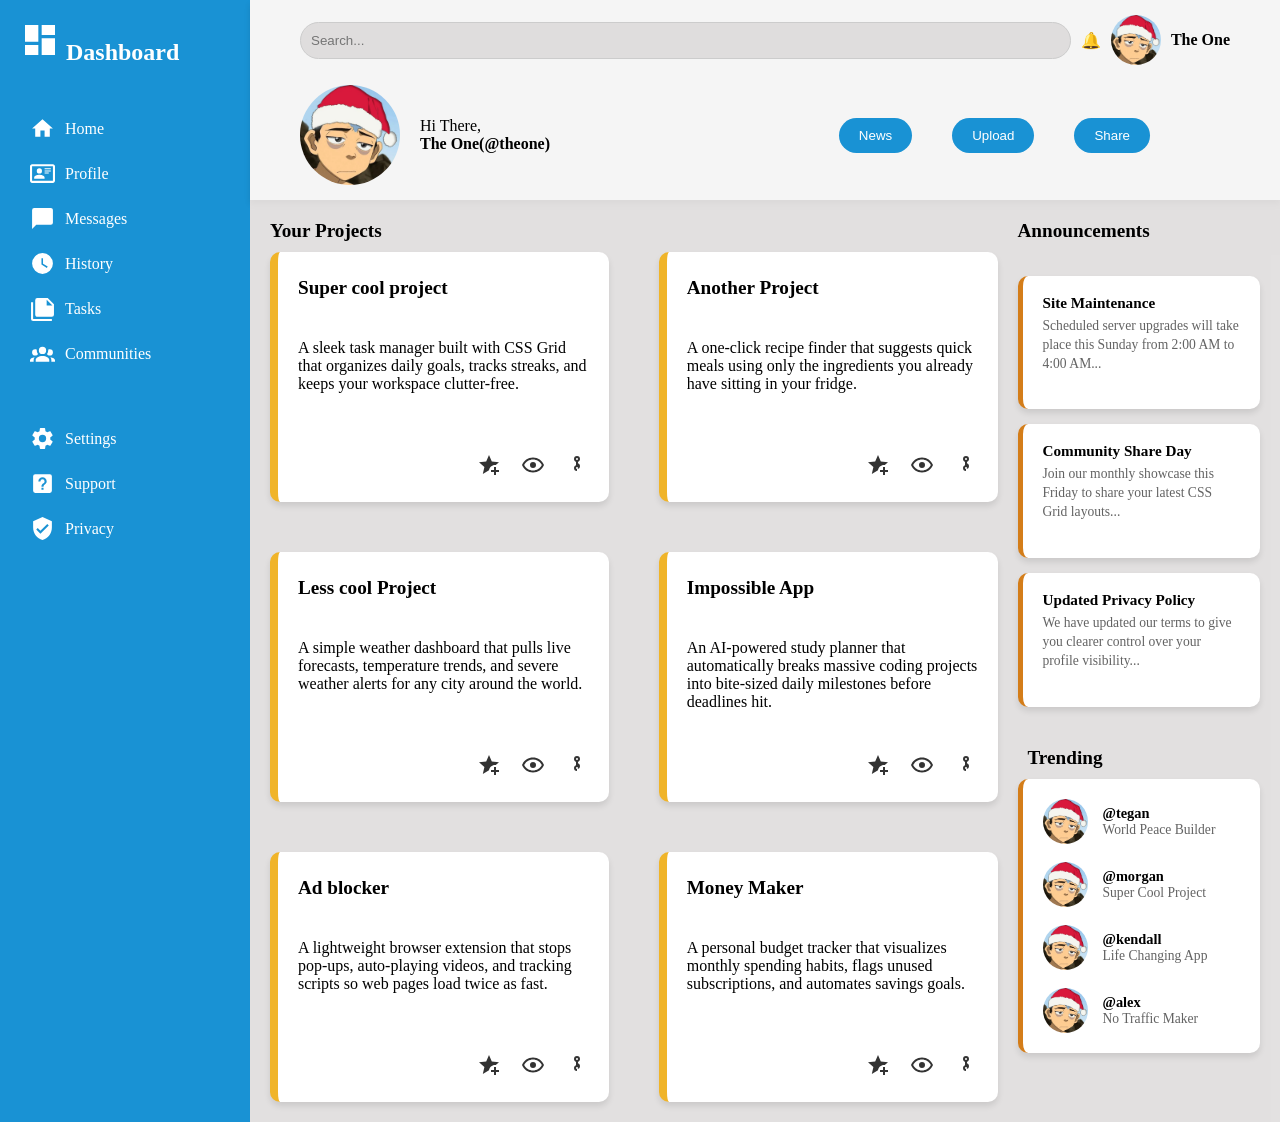
<file: index.html>
<!DOCTYPE html>
<head>
<link rel="stylesheet" href="styles.css">
</head>
<body>
  <div class ="container">
    <div class="sidebar">
      
      <div class="dashboard-title">
        <h1><svg xmlns="http://www.w3.org/2000/svg" viewBox="0 0 24 24"><title>view-dashboard</title><path d="M13,3V9H21V3M13,21H21V11H13M3,21H11V15H3M3,13H11V3H3V13Z" /></svg> Dashboard</h1>
      </div>
      <div class="nav-list">
  <div class="nav-item">
    <svg xmlns="http://w3.org" viewBox="0 0 24 24"><path d="M10,20V14H14V20H19V12H22L12,3L2,12H5V20H10Z" /></svg>
    <span>Home</span>
  </div>
  <div class="nav-item">
    <svg xmlns="http://w3.org" viewBox="0 0 24 24"><path d="M22,3H2C0.91,3.04 0.04,3.91 0,5V19C0.04,20.09 0.91,20.96 2,21H22C23.09,20.96 23.96,20.09 24,19V5C23.96,3.91 23.09,3.04 22,3M22,19H2V5H22V19M14,17V15.75C14,14.09 10.66,13.25 9,13.25C7.34,13.25 4,14.09 4,15.75V17H14M9,7A2.5,2.5 0 0,0 6.5,9.5A2.5,2.5 0 0,0 9,12A2.5,2.5 0 0,0 11.5,9.5A2.5,2.5 0 0,0 9,7M14,7V8H20V7H14M14,9V10H20V9H14M14,11V12H18V11H14" /></svg>
    <span>Profile</span>
  </div>
  <div class="nav-item">
    <svg xmlns="http://w3.org" viewBox="0 0 24 24"><path d="M20,2H4A2,2 0 0,0 2,4V22L6,18H20A2,2 0 0,0 22,16V4C22,2.89 21.1,2 20,2Z" /></svg>
    <span>Messages</span>
  </div>
  <div class="nav-item">
    <svg xmlns="http://w3.org" viewBox="0 0 24 24"><path d="M12,2A10,10 0 0,0 2,12A10,10 0 0,0 12,22A10,10 0 0,0 22,12A10,10 0 0,0 12,2M16.2,16.2L11,13V7H12.5V12.2L17,14.9L16.2,16.2Z" /></svg>
    <span>History</span>
  </div>
  <div class="nav-item">
    <svg xmlns="http://w3.org" viewBox="0 0 24 24"><path d="M16,9H21.5L16,3.5V9M7,2H17L23,8V18A2,2 0 0,1 21,20H7C5.89,20 5,19.1 5,18V4A2,2 0 0,1 7,2M3,6V22H21V24H3A2,2 0 0,1 1,22V6H3Z" /></svg>
    <span>Tasks</span>
  </div>
  <div class="nav-item">
    <svg xmlns="http://w3.org" viewBox="0 0 24 24"><path d="M12,5.5A3.5,3.5 0 0,1 15.5,9A3.5,3.5 0 0,1 12,12.5A3.5,3.5 0 0,1 8.5,9A3.5,3.5 0 0,1 12,5.5M5,8C5.56,8 6.08,8.15 6.53,8.42C6.38,9.85 6.8,11.27 7.66,12.38C7.16,13.34 6.16,14 5,14A3,3 0 0,1 2,11A3,3 0 0,1 5,8M19,8A3,3 0 0,1 22,11A3,3 0 0,1 19,14C17.84,14 16.84,13.34 16.34,12.38C17.2,11.27 17.62,9.85 17.47,8.42C17.92,8.15 18.44,8 19,8M5.5,18.25C5.5,16.18 8.41,14.5 12,14.5C15.59,14.5 18.5,16.18 18.5,18.25V20H5.5V18.25M0,20V18.5C0,17.11 1.89,15.94 4.45,15.6C3.86,16.28 3.5,17.22 3.5,18.25V20H0M24,20H20.5V18.25C20.5,17.22 20.14,16.28 19.55,15.6C22.11,15.94 24,17.11 24,18.5V20Z" /></svg>
    <span>Communities</span>
  </div>
</div>

<div class="nav-list">
  <div class="nav-item">
    <svg xmlns="http://w3.org" viewBox="0 0 24 24"><path d="M12,15.5A3.5,3.5 0 0,1 8.5,12A3.5,3.5 0 0,1 12,8.5A3.5,3.5 0 0,1 15.5,12A3.5,3.5 0 0,1 12,15.5M19.43,12.97C19.47,12.65 19.5,12.33 19.5,12C19.5,11.67 19.47,11.34 19.43,11L21.54,9.37C21.73,9.22 21.78,8.95 21.66,8.73L19.66,5.27C19.54,5.05 19.27,4.96 19.05,5.05L16.56,6.05C16.04,5.66 15.5,5.32 14.87,5.07L14.5,2.42C14.46,2.18 14.25,2 14,2H10C9.75,2 9.54,2.18 9.5,2.42L9.13,5.07C8.5,5.32 7.96,5.66 7.44,6.05L4.95,5.05C4.73,4.96 4.46,5.05 4.34,5.27L2.34,8.73C2.21,8.95 2.27,9.22 2.46,9.37L4.57,11C4.53,11.34 4.5,11.67 4.5,12C4.5,12.33 4.53,12.65 4.57,12.97L2.46,14.63C2.27,14.78 2.21,15.05 2.34,15.27L4.34,18.73C4.46,18.95 4.73,19.03 4.95,18.95L7.44,17.94C7.96,18.34 8.5,18.68 9.13,18.93L9.5,21.58C9.54,21.82 9.75,22 10,22H14C14.25,22 14.46,21.82 14.5,21.58L14.87,18.93C15.5,18.67 16.04,18.34 16.56,17.94L19.05,18.95C19.27,19.03 19.54,18.95 19.66,18.73L21.66,15.27C21.78,15.05 21.73,14.78 21.54,14.63L19.43,12.97Z" /></svg>
    <span>Settings</span>
  </div>
  <div class="nav-item">
    <svg xmlns="http://w3.org" viewBox="0 0 24 24"><path d="M11,18H13V16H11V18M12,6A4,4 0 0,0 8,10H10A2,2 0 0,1 12,8A2,2 0 0,1 14,10C14,12 11,11.75 11,15H13C13,12.75 16,12.5 16,10A4,4 0 0,0 12,6M5,3H19A2,2 0 0,1 21,5V19A2,2 0 0,1 19,21H5A2,2 0 0,1 3,19V5A2,2 0 0,1 5,3Z" /></svg>
    <span>Support</span>
  </div>
  <div class="nav-item">
    <svg xmlns="http://w3.org" viewBox="0 0 24 24"><path d="M10,17L6,13L7.41,11.59L10,14.17L16.59,7.58L18,9M12,1L3,5V11C3,16.55 6.84,21.74 12,23C17.16,21.74 21,16.55 21,11V5L12,1Z" /></svg>
    <span>Privacy</span>
  </div>
</div>

    </div>
      
    <div class="header">
      <div class ="header-top">
        <div class="search-bar">
          
          <input type="text" placeholder="Search...">
        </div>
        <div class="user-info">
          <span>🔔</span>
          <img src="avatar.webp" alt="User Avatar" class="avatar">
          <p class="username"><b>The One</b></p>

        </div>
      </div>
      <div class="lower-content">
        <div class="left">
          <img src="avatar.webp" alt="User Avatar" class="avatar1">
          <div class="greeting">
            <p class="hello">Hi There,</p>
            <p class="username1"><b>The One(@theone)</b></p>
</div>
        </div>
        <div class="right">
          <div class="header-btn">
            <button class="btn">News</button>
            <button class="btn">Upload</button>
            <button class="btn">Share</button>
          </div>
          

        </div>


      </div></div>
        <div class="main-content">
      
      <div class="projects-section">
        <h3>Your Projects</h3>
        <div class="projects">
          <div class="project-card">
            <h3>Super cool project</h3>
            <p>A sleek task manager built with CSS Grid that organizes daily goals, tracks streaks, and keeps your workspace clutter-free.</p>
            <div class="card-icons">
    <svg xmlns="http://w3.org" viewBox="0 0 24 24"><path d="M5.8,21L7.4,14L2,9.2L9.2,8.6L12,2L14.8,8.6L22,9.2L18.8,12H18C14.9,12 12.4,14.3 12,17.3L5.8,21M17,14V17H14V19H17V22H19V19H22V17H19V14H17Z" /></svg>
    <svg xmlns="http://w3.org" viewBox="0 0 24 24"><path d="M12,9A3,3 0 0,1 15,12A3,3 0 0,1 12,15A3,3 0 0,1 9,12A3,3 0 0,1 12,9M12,4.5C17,4.5 21.27,7.61 23,12C21.27,16.39 17,19.5 12,19.5C7,19.5 2.73,16.39 1,12C2.73,7.61 7,4.5 12,4.5M3.18,12C4.83,15.36 8.24,17.5 12,17.5C15.76,17.5 19.17,15.36 20.82,12C19.17,8.64 15.76,6.5 12,6.5C8.24,6.5 4.83,8.64 3.18,12Z" /></svg>
    <svg xmlns="http://w3.org" viewBox="0 0 24 24"><path d="M12,18A3,3 0 0,1 9,15C9,13.68 9.85,12.56 11,12.17V8.83C9.85,8.44 9,7.32 9,6A3,3 0 0,1 12,3A3,3 0 0,1 15,6C15,7.32 14.15,8.44 13,8.83V10.17C14.15,10.56 15,11.68 15,13A3,3 0 0,1 12,16M12,5A1,1 0 0,0 11,6A1,1 0 0,0 12,7A1,1 0 0,0 13,6A1,1 0 0,0 12,5M12,14A1,1 0 0,0 11,15A1,1 0 0,0 12,16A1,1 0 0,0 13,15A1,1 0 0,0 12,14Z" /></svg>
  </div>
          </div>

          <div class="project-card">
            <h3>Another Project</h3>
            <p>A one-click recipe finder that suggests quick meals using only the ingredients you already have sitting in your fridge.</p>
            <div class="card-icons">
    <svg xmlns="http://w3.org" viewBox="0 0 24 24"><path d="M5.8,21L7.4,14L2,9.2L9.2,8.6L12,2L14.8,8.6L22,9.2L18.8,12H18C14.9,12 12.4,14.3 12,17.3L5.8,21M17,14V17H14V19H17V22H19V19H22V17H19V14H17Z" /></svg>
    <svg xmlns="http://w3.org" viewBox="0 0 24 24"><path d="M12,9A3,3 0 0,1 15,12A3,3 0 0,1 12,15A3,3 0 0,1 9,12A3,3 0 0,1 12,9M12,4.5C17,4.5 21.27,7.61 23,12C21.27,16.39 17,19.5 12,19.5C7,19.5 2.73,16.39 1,12C2.73,7.61 7,4.5 12,4.5M3.18,12C4.83,15.36 8.24,17.5 12,17.5C15.76,17.5 19.17,15.36 20.82,12C19.17,8.64 15.76,6.5 12,6.5C8.24,6.5 4.83,8.64 3.18,12Z" /></svg>
    <svg xmlns="http://w3.org" viewBox="0 0 24 24"><path d="M12,18A3,3 0 0,1 9,15C9,13.68 9.85,12.56 11,12.17V8.83C9.85,8.44 9,7.32 9,6A3,3 0 0,1 12,3A3,3 0 0,1 15,6C15,7.32 14.15,8.44 13,8.83V10.17C14.15,10.56 15,11.68 15,13A3,3 0 0,1 12,16M12,5A1,1 0 0,0 11,6A1,1 0 0,0 12,7A1,1 0 0,0 13,6A1,1 0 0,0 12,5M12,14A1,1 0 0,0 11,15A1,1 0 0,0 12,16A1,1 0 0,0 13,15A1,1 0 0,0 12,14Z" /></svg>
  </div>
          </div>

          <div class="project-card">
            <h3>Less cool Project</h3>
            <p>A simple weather dashboard that pulls live forecasts, temperature trends, and severe weather alerts for any city around the world.</p>
            <div class="card-icons">
    <svg xmlns="http://w3.org" viewBox="0 0 24 24"><path d="M5.8,21L7.4,14L2,9.2L9.2,8.6L12,2L14.8,8.6L22,9.2L18.8,12H18C14.9,12 12.4,14.3 12,17.3L5.8,21M17,14V17H14V19H17V22H19V19H22V17H19V14H17Z" /></svg>
    <svg xmlns="http://w3.org" viewBox="0 0 24 24"><path d="M12,9A3,3 0 0,1 15,12A3,3 0 0,1 12,15A3,3 0 0,1 9,12A3,3 0 0,1 12,9M12,4.5C17,4.5 21.27,7.61 23,12C21.27,16.39 17,19.5 12,19.5C7,19.5 2.73,16.39 1,12C2.73,7.61 7,4.5 12,4.5M3.18,12C4.83,15.36 8.24,17.5 12,17.5C15.76,17.5 19.17,15.36 20.82,12C19.17,8.64 15.76,6.5 12,6.5C8.24,6.5 4.83,8.64 3.18,12Z" /></svg>
    <svg xmlns="http://w3.org" viewBox="0 0 24 24"><path d="M12,18A3,3 0 0,1 9,15C9,13.68 9.85,12.56 11,12.17V8.83C9.85,8.44 9,7.32 9,6A3,3 0 0,1 12,3A3,3 0 0,1 15,6C15,7.32 14.15,8.44 13,8.83V10.17C14.15,10.56 15,11.68 15,13A3,3 0 0,1 12,16M12,5A1,1 0 0,0 11,6A1,1 0 0,0 12,7A1,1 0 0,0 13,6A1,1 0 0,0 12,5M12,14A1,1 0 0,0 11,15A1,1 0 0,0 12,16A1,1 0 0,0 13,15A1,1 0 0,0 12,14Z" /></svg>
  </div>
          </div>

          <div class="project-card">
            <h3>Impossible App</h3>
            <p>An AI-powered study planner that automatically breaks massive coding projects into bite-sized daily milestones before deadlines hit.</p>
            <div class="card-icons">
    <svg xmlns="http://w3.org" viewBox="0 0 24 24"><path d="M5.8,21L7.4,14L2,9.2L9.2,8.6L12,2L14.8,8.6L22,9.2L18.8,12H18C14.9,12 12.4,14.3 12,17.3L5.8,21M17,14V17H14V19H17V22H19V19H22V17H19V14H17Z" /></svg>
    <svg xmlns="http://w3.org" viewBox="0 0 24 24"><path d="M12,9A3,3 0 0,1 15,12A3,3 0 0,1 12,15A3,3 0 0,1 9,12A3,3 0 0,1 12,9M12,4.5C17,4.5 21.27,7.61 23,12C21.27,16.39 17,19.5 12,19.5C7,19.5 2.73,16.39 1,12C2.73,7.61 7,4.5 12,4.5M3.18,12C4.83,15.36 8.24,17.5 12,17.5C15.76,17.5 19.17,15.36 20.82,12C19.17,8.64 15.76,6.5 12,6.5C8.24,6.5 4.83,8.64 3.18,12Z" /></svg>
    <svg xmlns="http://w3.org" viewBox="0 0 24 24"><path d="M12,18A3,3 0 0,1 9,15C9,13.68 9.85,12.56 11,12.17V8.83C9.85,8.44 9,7.32 9,6A3,3 0 0,1 12,3A3,3 0 0,1 15,6C15,7.32 14.15,8.44 13,8.83V10.17C14.15,10.56 15,11.68 15,13A3,3 0 0,1 12,16M12,5A1,1 0 0,0 11,6A1,1 0 0,0 12,7A1,1 0 0,0 13,6A1,1 0 0,0 12,5M12,14A1,1 0 0,0 11,15A1,1 0 0,0 12,16A1,1 0 0,0 13,15A1,1 0 0,0 12,14Z" /></svg>
  </div>
          </div>

          <div class="project-card">
            <h3>Ad blocker</h3>
            <p>A lightweight browser extension that stops pop-ups, auto-playing videos, and tracking scripts so web pages load twice as fast.</p>
            <div class="card-icons">
    <svg xmlns="http://w3.org" viewBox="0 0 24 24"><path d="M5.8,21L7.4,14L2,9.2L9.2,8.6L12,2L14.8,8.6L22,9.2L18.8,12H18C14.9,12 12.4,14.3 12,17.3L5.8,21M17,14V17H14V19H17V22H19V19H22V17H19V14H17Z" /></svg>
    <svg xmlns="http://w3.org" viewBox="0 0 24 24"><path d="M12,9A3,3 0 0,1 15,12A3,3 0 0,1 12,15A3,3 0 0,1 9,12A3,3 0 0,1 12,9M12,4.5C17,4.5 21.27,7.61 23,12C21.27,16.39 17,19.5 12,19.5C7,19.5 2.73,16.39 1,12C2.73,7.61 7,4.5 12,4.5M3.18,12C4.83,15.36 8.24,17.5 12,17.5C15.76,17.5 19.17,15.36 20.82,12C19.17,8.64 15.76,6.5 12,6.5C8.24,6.5 4.83,8.64 3.18,12Z" /></svg>
    <svg xmlns="http://w3.org" viewBox="0 0 24 24"><path d="M12,18A3,3 0 0,1 9,15C9,13.68 9.85,12.56 11,12.17V8.83C9.85,8.44 9,7.32 9,6A3,3 0 0,1 12,3A3,3 0 0,1 15,6C15,7.32 14.15,8.44 13,8.83V10.17C14.15,10.56 15,11.68 15,13A3,3 0 0,1 12,16M12,5A1,1 0 0,0 11,6A1,1 0 0,0 12,7A1,1 0 0,0 13,6A1,1 0 0,0 12,5M12,14A1,1 0 0,0 11,15A1,1 0 0,0 12,16A1,1 0 0,0 13,15A1,1 0 0,0 12,14Z" /></svg>
  </div>
          </div>

          <div class="project-card">
            <h3>Money Maker</h3>
            <p>A personal budget tracker that visualizes monthly spending habits, flags unused subscriptions, and automates savings goals.</p>
            <div class="card-icons">
    <svg xmlns="http://w3.org" viewBox="0 0 24 24"><path d="M5.8,21L7.4,14L2,9.2L9.2,8.6L12,2L14.8,8.6L22,9.2L18.8,12H18C14.9,12 12.4,14.3 12,17.3L5.8,21M17,14V17H14V19H17V22H19V19H22V17H19V14H17Z" /></svg>
    <svg xmlns="http://w3.org" viewBox="0 0 24 24"><path d="M12,9A3,3 0 0,1 15,12A3,3 0 0,1 12,15A3,3 0 0,1 9,12A3,3 0 0,1 12,9M12,4.5C17,4.5 21.27,7.61 23,12C21.27,16.39 17,19.5 12,19.5C7,19.5 2.73,16.39 1,12C2.73,7.61 7,4.5 12,4.5M3.18,12C4.83,15.36 8.24,17.5 12,17.5C15.76,17.5 19.17,15.36 20.82,12C19.17,8.64 15.76,6.5 12,6.5C8.24,6.5 4.83,8.64 3.18,12Z" /></svg>
    <svg xmlns="http://w3.org" viewBox="0 0 24 24"><path d="M12,18A3,3 0 0,1 9,15C9,13.68 9.85,12.56 11,12.17V8.83C9.85,8.44 9,7.32 9,6A3,3 0 0,1 12,3A3,3 0 0,1 15,6C15,7.32 14.15,8.44 13,8.83V10.17C14.15,10.56 15,11.68 15,13A3,3 0 0,1 12,16M12,5A1,1 0 0,0 11,6A1,1 0 0,0 12,7A1,1 0 0,0 13,6A1,1 0 0,0 12,5M12,14A1,1 0 0,0 11,15A1,1 0 0,0 12,16A1,1 0 0,0 13,15A1,1 0 0,0 12,14Z" /></svg>
  </div>
          </div>
        </div>
      </div>

      <div class="right-sidebar">
        
        <div class="announcements">
          <h3>Announcements</h3>
          
          <div class="announcements-card">
            <h5>Site Maintenance</h5>
  <p>Scheduled server upgrades will take place this Sunday from 2:00 AM to 4:00 AM...</p>

          </div>
          <div class="announcements-card">
             <h5>Community Share Day</h5>
  <p>Join our monthly showcase this Friday to share your latest CSS Grid layouts...</p>

          </div>
          <div class="announcements-card">
             <h5>Updated Privacy Policy</h5>
  <p>We have updated our terms to give you clearer control over your profile visibility...</p>

          </div>
        </div>
        
        <div class="trending">
          <h3>Trending</h3>
  
          <div class="trending-card">
            <div class="trending-item">
  <img src="avatar.webp" alt="tegan" class="trending-avatar">
  <div class="trending-user">
    <p class="handle">@tegan</p>
    <p class="bio">World Peace Builder</p>
  </div>
</div>

<div class="trending-item">
  <img src="avatar.webp" alt="morgan" class="trending-avatar">
  <div class="trending-user">
    <p class="handle">@morgan</p>
    <p class="bio">Super Cool Project</p>
  </div>
</div>

<div class="trending-item">
  <img src="avatar.webp" alt="kendall" class="trending-avatar">
  <div class="trending-user">
    <p class="handle">@kendall</p>
    <p class="bio">Life Changing App</p>
  </div>
</div>

<div class="trending-item">
  <img src="avatar.webp" alt="alex" class="trending-avatar">
  <div class="trending-user">
    <p class="handle">@alex</p>
    <p class="bio">No Traffic Maker</p>
  </div>
</div>


          </div>
        </div>
      </div>
    </div>

</body>

</html>
</file>
<file: styles.css>
* {
  box-sizing: border-box;
  margin: 0;
  padding: 0;
}
.container {
  display: grid;
  grid-template-columns: 250px 1fr;
  grid-template-rows: auto 1fr;
  min-height: 100vh;
}
.sidebar {
  grid-row: 1/3;
  background-color: #1992d4;
}
.header {
  display: grid;
  height: 200px;
  grid-template-rows : auto auto;
  background-color: #f5f5f5;
  padding: 10px 50px;
  gap: 10px;
  box-shadow: 0px 4px 6px rgba(0, 0, 0, 0.1);
  
}
.header-top {
  display: grid;
  grid-template-columns: 1fr auto;
  align-items: center;
}
.search-bar {
  display: grid;
  grid-template-columns: 1fr auto;
  gap: 10px;
  align-items: center;
  max-width : 1000px;
}
.search-bar input {
  padding: 10px;
  background-color: #d8d5d5b9;
  border: 1px solid #ccc;
  border-radius: 25px;
}
.user-info {
  display: grid;
  grid-template-columns: auto auto auto;
  gap: 10px;
  align-items: center;
  
}
.avatar {
  
  width: 50px;
  height: 50px;
  border-radius: 50%;
}
.avatar1 {
  width: 100px;
  height: 100px;
  border-radius: 50%;
}
.lower-content {
  display: grid;
  grid-template-columns: 1fr auto;
  align-items: center;
}
.left {
  display: grid;
  grid-template-columns: auto 1fr;
  align-items: center;
  gap: 20px;
}
.right {
  display: grid;
  grid-template-columns: auto auto auto;
  align-items: center;
  
  gap: 40px;
  
}
.btn {
  padding: 10px 20px;
  background-color: #1992d4;
  color: white;
  border: none;
  border-radius: 20px;
  cursor: pointer;
}
.username1 {
  font-size: 2 rem;
}
.header-btn {
  display: grid;
  grid-template-columns: auto auto auto;
  gap: 40px;
  align-items: center;
}
.dashboard-title {
  display: grid;
  grid-template-columns: auto auto;
  align-items: center;
  gap: 10px;
  padding: 20px;
  font-size: 1.5rem;
}
.dashboard-title svg {
  width: 40px;
  height: 40px;
  fill: white;
}
.dashboard-title h1 {
  color: white;
  font-size: 1.5rem;
}
.nav-list {
  list-style: none;
  padding: 20px;
}
.nav-item {
  display: grid;
  grid-template-columns: auto 1fr;
  align-items: center;
  gap: 10px;
  padding: 10px;
  color: white;
  cursor: pointer;
}
.nav-item svg {
  width: 25px;
  height: 25px;
  fill: white;
}
.main-content {
  padding: 20px;
  background-color: #d8d5d5b9;
  display: grid;
  grid-template-columns: 3fr 1fr;
  gap: 20px;
}
.projects {
  display: grid;
  grid-template-columns: repeat(2, 1fr);
  gap: 50px;
  
}
.main-content h3 {
  font-size: 1.2rem;
  margin-bottom: 10px;
}
.project-card {
 height: 250px;
  background-color: white;
  padding: 25px 20px;
  border-radius: 10px;
  box-shadow: 0px 4px 6px rgba(0, 0, 0, 0.1);
  border-left: 8px solid #f0b429;
  display: grid;
  grid-template-rows: auto 1fr auto;
}
.project-card h3{
  padding-bottom: 30px;
}
.right-sidebar {
  display: grid;
  grid-template-rows: 2fr 1.5fr;
  align-content: start;
  gap: 30px;
}
.announcements{
  display: grid;
  gap: 15px;
  
}
.announcements-card{
  background-color: white;
  padding: 18px 20px;
  border-radius: 10px;
  box-shadow: 0px 4px 6px rgba(0, 0, 0, 0.1);
  border-left: 5px solid #d47d19;
  
}
.announcements-card p{
  color: #636363;
  font-size: 0.85rem;
  line-height: 1.4;
  
}
.announcements h5{
  
  font-size: 0.95rem;
  margin-bottom: 4px;
}

.announcements h3{
  margin-bottom : 0;
  font-size: 1.2 rem;
}
.trending h3{
  margin: 10px;
}
.trending-card {
  background-color: white;
  padding: 20px;
  border-radius: 10px;
  box-shadow: 0px 4px 6px rgba(0, 0, 0, 0.1);
  display: grid;
  gap: 18px;
  border-left:5px solid #d47d19;
}

.trending-item {
  display: grid;
  grid-template-columns: 45px 1fr;
  align-items: center;
  gap: 15px;
}

.trending-avatar {
  width: 45px;
  height: 45px;
  border-radius: 50%;
  object-fit: cover;
}

.handle {
  font-weight: bold;
  font-size: 0.9rem;
}

.bio {
  color: #636363;
  font-size: 0.85rem;
}



.card-icons {
  display: grid;
  grid-template-columns: repeat(3, 24px);
  justify-content: end;
  gap: 20px;
}

.card-icons svg {
  width: 24px;
  height: 24px;
  fill: #333333;
  cursor: pointer;
}
</file>
